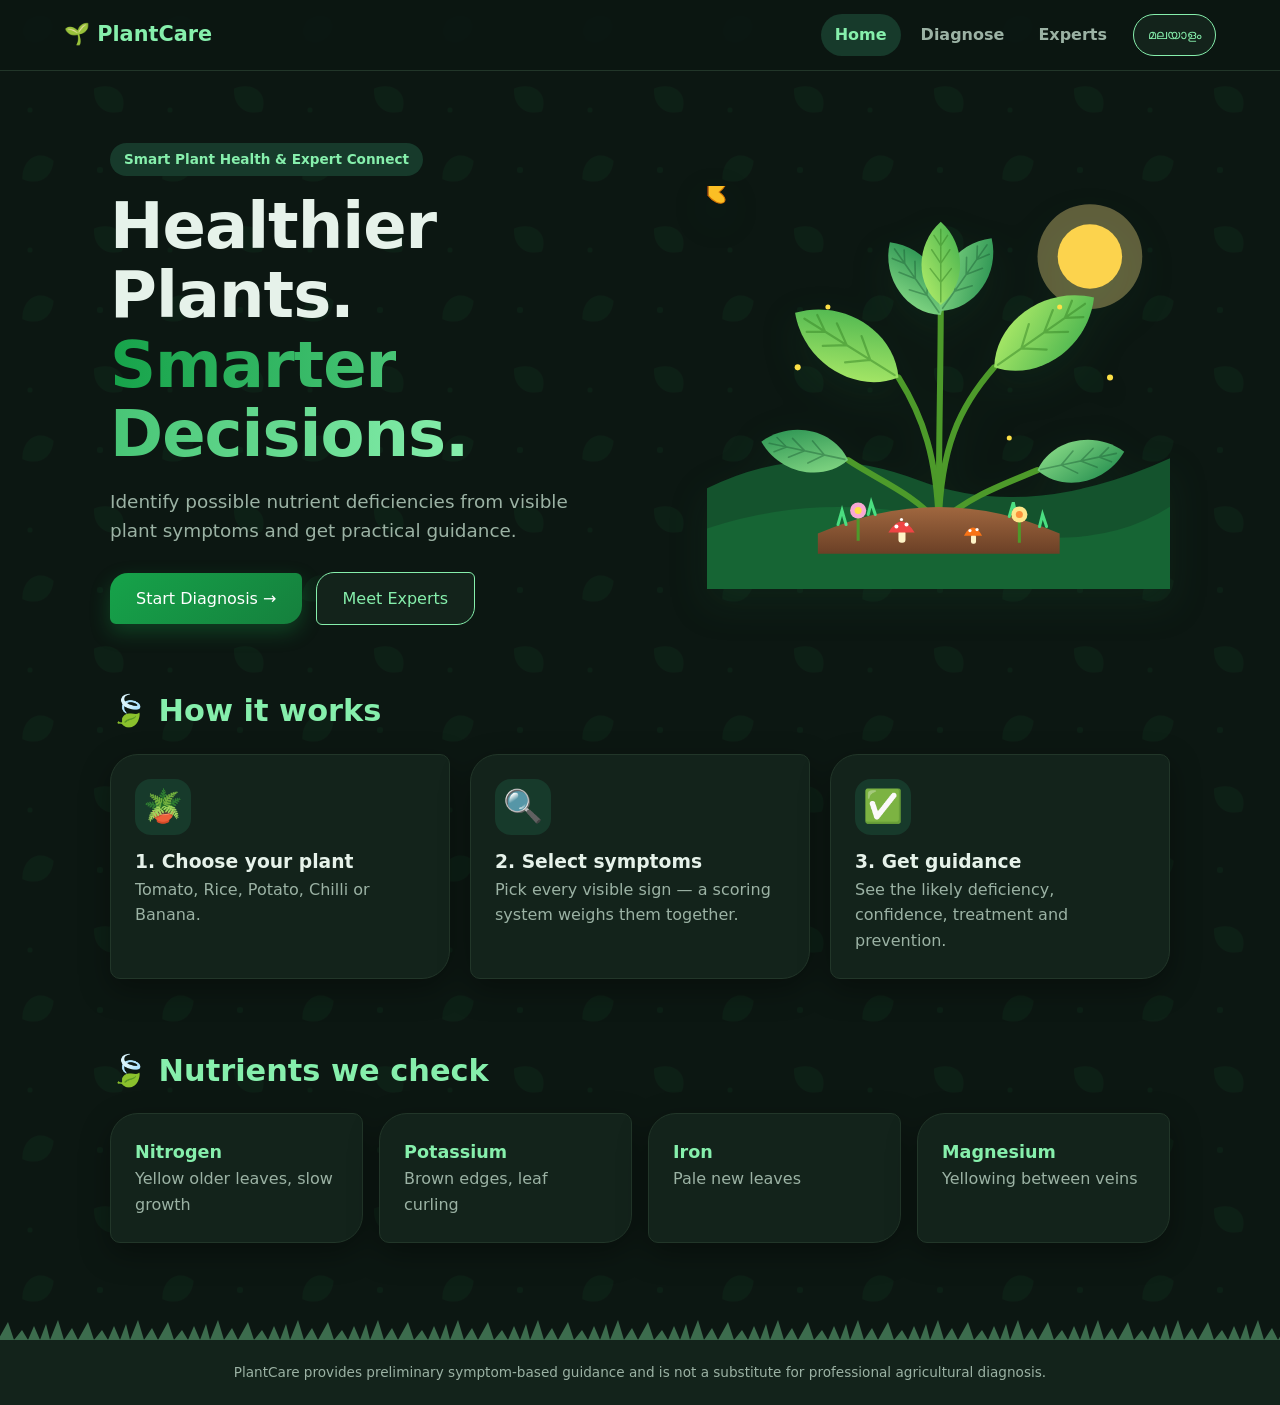
<file: PlantCare/web/index.html>
<!DOCTYPE html><html lang="en"><head><meta charset="UTF-8"><meta name="viewport" content="width=device-width, initial-scale=1"><title>Home – PlantCare</title><script>try{var t=localStorage.getItem("theme")||(matchMedia("(prefers-color-scheme: dark)").matches?"dark":"light");document.documentElement.dataset.theme=t}catch(e){}</script><link rel="stylesheet" href="css/style.css"></head><body data-page="index"><header class="nav"><a class="brand" href="index.html">🌱 PlantCare</a><nav><a href="index.html" data-p="index">Home</a><a href="diagnose.html" data-p="diagnose">Diagnose</a><a href="experts.html" data-p="experts">Experts</a></nav></header>
<main>
<section class="hero">
  <div class="hero-text">
    <span class="pill">Smart Plant Health &amp; Expert Connect</span>
    <h1>Healthier Plants.<br><span>Smarter Decisions.</span></h1>
    <p>Identify possible nutrient deficiencies from visible plant symptoms and get practical guidance.</p>
    <a class="btn" href="diagnose.html">Start Diagnosis →</a>
    <a class="btn ghost" href="experts.html">Meet Experts</a>
  </div>
  <div class="hero-art" aria-hidden="true"><svg class="hscene" viewBox="0 0 460 400">
<defs>
<linearGradient id="g1" x1="0" y1="0" x2="1" y2="1"><stop offset="0" stop-color="#b7f06a"/><stop offset="1" stop-color="#3fae4d"/></linearGradient>
<linearGradient id="g2" x1="0" y1="0" x2="1" y2="1"><stop offset="0" stop-color="#8fe08a"/><stop offset="1" stop-color="#1f8a4c"/></linearGradient>
<linearGradient id="gs" x1="0" y1="0" x2="0" y2="1"><stop offset="0" stop-color="#a0673f"/><stop offset="1" stop-color="#6b4026"/></linearGradient>
<g id="lf"><path d="M0 0C25-34 80-34 110 0C80 34 25 34 0 0Z" fill="url(#g1)"/><path d="M4 0H100M30 0l18-14M30 0l18 14M55 0l18-12M55 0l18 12M78 0l14-9M78 0l14 9" stroke="#2f7d1f" stroke-opacity=".45" stroke-width="2" fill="none" stroke-linecap="round"/></g>
<g id="lf2"><path d="M0 0C25-34 80-34 110 0C80 34 25 34 0 0Z" fill="url(#g2)"/><path d="M4 0H100M30 0l18-14M30 0l18 14M55 0l18-12M55 0l18 12M78 0l14-9M78 0l14 9" stroke="#14532d" stroke-opacity=".4" stroke-width="2" fill="none" stroke-linecap="round"/></g>
</defs>
<circle class="sun" cx="380" cy="70" r="52" fill="#fde68a" opacity=".35"/><circle cx="380" cy="70" r="32" fill="#fcd34d"/>
<path class="h1" d="M0 300Q100 250 210 292T460 270V400H0Z"/><path class="h2" d="M0 340Q120 300 250 335T460 318V400H0Z"/>
<g class="hsw">
<g fill="none" stroke="#4d9a2a" stroke-width="6" stroke-linecap="round">
<path d="M230 335C228 270 215 230 190 190"/><path d="M230 335C232 260 250 220 285 180"/><path d="M230 335C230 250 232 180 232 118"/>
<path d="M230 335C205 305 170 292 140 272"/><path d="M230 335C260 308 292 297 328 282"/></g>
<use href="#lf2" transform="translate(140 272) rotate(-168) scale(.8)"/><use href="#lf2" transform="translate(328 282) rotate(-12) scale(.8)"/>
<use href="#lf" transform="translate(190 190) rotate(-148) scale(1.1)"/><use href="#lf" transform="translate(285 180) rotate(-35) scale(1.1)"/>
<use href="#lf2" transform="translate(232 128) rotate(-125) scale(.8)"/><use href="#lf2" transform="translate(232 124) rotate(-55) scale(.8)"/><use href="#lf" transform="translate(232 118) rotate(-90) scale(.75)"/>
</g>
<path d="M110 345Q230 292 350 345V365H110Z" fill="url(#gs)"/>
<path d="M130 336l4-14 4 14M160 326l3-12 4 12M300 328l4-14 3 14M330 338l3-12 4 12" stroke="#4ade80" stroke-width="3" fill="none" stroke-linecap="round"/>
<g><path d="M150 352V326M310 354V330" stroke="#4d9a2a" stroke-width="3"/><circle cx="150" cy="322" r="8" fill="#f9a8d4"/><circle cx="150" cy="322" r="3.5" fill="#fde047"/><circle cx="310" cy="326" r="8" fill="#fde68a"/><circle cx="310" cy="326" r="3.5" fill="#fb923c"/></g>
<g><rect x="190" y="342" width="7" height="12" rx="3" fill="#fef3c7"/><path d="M180 344Q193 322 206 344Z" fill="#ef4444"/><circle cx="188" cy="338" r="2" fill="#fff"/><circle cx="198" cy="336" r="2" fill="#fff"/><circle cx="193" cy="331" r="1.6" fill="#fff"/></g>
<g><rect x="262" y="346" width="5" height="9" rx="2" fill="#fef3c7"/><path d="M255 347Q264 331 273 347Z" fill="#f97316"/><circle cx="261" cy="342" r="1.6" fill="#fff"/><circle cx="268" cy="341" r="1.6" fill="#fff"/></g>
<g class="bfly"><g class="wing"><path d="M0 0C14-18 28-6 12 6C26 16 12 24 0 8Z" fill="#fbbf24" stroke="#d97706" stroke-width="1"/></g><g transform="scale(-1 1)"><g class="wing"><path d="M0 0C14-18 28-6 12 6C26 16 12 24 0 8Z" fill="#fbbf24" stroke="#d97706" stroke-width="1"/></g></g><rect x="-1.5" y="-4" width="3" height="14" rx="1.5" fill="#78350f"/></g>
<g fill="#fde047"><circle class="ff" cx="90" cy="180" r="3"/><circle class="ff" cx="400" cy="190" r="3" style="animation-delay:.8s"/><circle class="ff" cx="350" cy="120" r="2.5" style="animation-delay:1.5s"/><circle class="ff" cx="120" cy="120" r="2.5" style="animation-delay:2.2s"/><circle class="ff" cx="300" cy="250" r="2.5" style="animation-delay:.4s"/></g>
</svg></div>
</section>
<section class="section">
  <h2>How it works</h2>
  <div class="grid3">
    <div class="card"><div class="icon">🪴</div><h3>1. Choose your plant</h3><p>Tomato, Rice, Potato, Chilli or Banana.</p></div>
    <div class="card"><div class="icon">🔍</div><h3>2. Select symptoms</h3><p>Pick every visible sign — a scoring system weighs them together.</p></div>
    <div class="card"><div class="icon">✅</div><h3>3. Get guidance</h3><p>See the likely deficiency, confidence, treatment and prevention.</p></div>
  </div>
</section>
<section class="section">
  <h2>Nutrients we check</h2>
  <div class="grid4">
    <div class="card mini"><b>Nitrogen</b><p>Yellow older leaves, slow growth</p></div>
    <div class="card mini"><b>Potassium</b><p>Brown edges, leaf curling</p></div>
    <div class="card mini"><b>Iron</b><p>Pale new leaves</p></div>
    <div class="card mini"><b>Magnesium</b><p>Yellowing between veins</p></div>
  </div>
</section>
</main>
<footer class="foot">PlantCare provides preliminary symptom-based guidance and is not a substitute for professional agricultural diagnosis.</footer><script src="js/app.js"></script></body></html>
</file>
<file: PlantCare/web/css/style.css>
:root{--g1:#14532d;--g2:#16a34a;--g3:#86efac;--bg:#f6fbf7;--ink:#10241a;--mute:#5b6f63;--card:#fff;--line:#e2efe6;--amber:#d97706;--shadow:0 10px 30px rgba(20,83,45,.08)}
*{box-sizing:border-box;margin:0}
body{font-family:"Segoe UI",system-ui,-apple-system,Roboto,sans-serif;background:var(--bg);color:var(--ink);line-height:1.6;min-height:100vh;display:flex;flex-direction:column}
main{flex:1;width:100%;max-width:1100px;margin:0 auto;padding:32px 20px}
main.narrow{max-width:760px}
.nav{position:sticky;top:0;z-index:5;display:flex;justify-content:space-between;align-items:center;padding:14px 5vw;background:rgba(255,255,255,.85);backdrop-filter:blur(8px);border-bottom:1px solid var(--line)}
.brand{font-weight:800;font-size:1.3rem;color:var(--g1);text-decoration:none}
.nav nav{display:flex;gap:6px}
.nav nav a{padding:8px 14px;border-radius:999px;color:var(--mute);text-decoration:none;font-weight:600;transition:.2s}
.nav nav a:hover,.nav nav a.on{background:#e7f6ec;color:var(--g1)}
.hero{display:grid;grid-template-columns:1.1fr .9fr;gap:30px;align-items:center;padding:40px 0 20px}
.pill{display:inline-block;background:#e7f6ec;color:var(--g1);padding:6px 14px;border-radius:999px;font-size:.85rem;font-weight:700;margin-bottom:16px}
.hero h1{font-size:clamp(2.4rem,6vw,4rem);line-height:1.08;letter-spacing:-1px}
.hero h1 span{background:linear-gradient(90deg,var(--g2),var(--g1));-webkit-background-clip:text;background-clip:text;color:transparent}
.hero p{color:var(--mute);font-size:1.15rem;margin:18px 0 26px;max-width:480px}
.btn{display:inline-block;border:0;cursor:pointer;background:linear-gradient(135deg,var(--g2),var(--g1));color:#fff;font:700 1rem inherit;padding:13px 26px;border-radius:14px;text-decoration:none;box-shadow:0 8px 20px rgba(22,163,74,.3);transition:.2s;margin:0 8px 8px 0}
.btn:hover{transform:translateY(-2px);box-shadow:0 12px 26px rgba(22,163,74,.38)}
.btn.ghost{background:#fff;color:var(--g1);box-shadow:none;border:1.5px solid var(--g3)}
.hero-art{position:relative;height:340px;display:grid;place-items:center}
.blob{position:absolute;inset:10px;background:radial-gradient(circle at 30% 30%,var(--g3),#dcfce7 60%,transparent 72%);border-radius:50% 45% 55% 50%;animation:morph 9s ease-in-out infinite}
.plant{font-size:9rem;position:relative;animation:sway 4s ease-in-out infinite;transform-origin:bottom}
.leaf{position:absolute;font-size:2.6rem;animation:float 5s ease-in-out infinite}
.l1{top:8%;left:12%}.l2{top:20%;right:10%;animation-delay:1s}.l3{bottom:10%;left:22%;animation-delay:2s}
@keyframes sway{50%{transform:rotate(4deg)}}
@keyframes float{50%{transform:translateY(-14px)}}
@keyframes morph{50%{border-radius:45% 55% 45% 55%;transform:scale(1.04)}}
.section{padding:34px 0}
.section h2,.title{font-size:1.9rem;color:var(--g1);margin-bottom:18px}
.sub{color:var(--mute);margin:-10px 0 24px}
.grid3{display:grid;grid-template-columns:repeat(auto-fill,minmax(270px,1fr));gap:20px}
.grid4{display:grid;grid-template-columns:repeat(auto-fit,minmax(200px,1fr));gap:16px}
.card{background:var(--card);border:1px solid var(--line);border-radius:20px;padding:24px;box-shadow:var(--shadow);transition:.25s}
.grid3>.card:hover,.grid4>.card:hover{transform:translateY(-5px);box-shadow:0 16px 36px rgba(20,83,45,.14)}
.card p{color:var(--mute)}
.icon{font-size:2rem;background:#e7f6ec;width:56px;height:56px;border-radius:16px;display:grid;place-items:center;margin-bottom:12px}
.mini b{color:var(--g1);font-size:1.1rem}
.step{display:flex;align-items:center;gap:10px;font-weight:700;margin:18px 0 10px}
.step span{background:var(--g2);color:#fff;width:28px;height:28px;border-radius:50%;display:grid;place-items:center;font-size:.85rem}
.step small{color:var(--mute);font-weight:400}
select{width:100%;padding:13px 14px;border:1.5px solid var(--line);border-radius:12px;font:inherit;background:#fff}
select:focus{outline:2px solid var(--g3)}
.symptoms{display:grid;grid-template-columns:repeat(auto-fit,minmax(210px,1fr));gap:12px}
.sym{position:relative;cursor:pointer}
.sym input{position:absolute;opacity:0}
.sym b{display:block;padding:14px;border:1.5px solid var(--line);border-radius:14px;background:#fff;font-weight:600;transition:.2s}
.sym:hover b{border-color:var(--g3)}
.sym input:checked+b{background:#e7f6ec;border-color:var(--g2);color:var(--g1);box-shadow:0 0 0 3px rgba(134,239,172,.5)}
.sym input:focus-visible+b{outline:2px solid var(--g2)}
.error{color:#b91c1c;min-height:24px;margin:12px 0 4px;font-weight:600}
.result{margin-top:0;overflow:hidden;padding:0;animation:pop .4s ease}
@keyframes pop{from{opacity:0;transform:translateY(14px)}}
.r-head{padding:26px;background:linear-gradient(135deg,var(--g1),var(--g2));color:#fff}
.r-head small{letter-spacing:2px;opacity:.85;font-weight:700}
.r-head h2{font-size:2rem;margin:4px 0 0;text-transform:uppercase;color:#fff}
.r-body{padding:26px}
.r-body h4{color:var(--mute);font-size:.8rem;letter-spacing:1.5px;text-transform:uppercase;margin:18px 0 6px}
.r-body h4:first-child{margin-top:0}
.bar{height:12px;background:#e5efe8;border-radius:99px;overflow:hidden;max-width:360px}
.bar i{display:block;height:100%;border-radius:99px;transition:width .8s ease}
.HIGH{background:var(--g2)}.MEDIUM{background:#eab308}.LOW{background:#f97316}
.conf{font-weight:800;margin-bottom:6px}
.ticks{list-style:none;padding:0}
.ticks li::before{content:"✓ ";color:var(--g2);font-weight:800}
.warn{background:#fffbeb;border:1px solid #fde68a;color:#92400e;padding:12px 14px;border-radius:12px;margin-top:18px}
.actions{margin-top:22px}
.ex-top{display:flex;gap:14px;align-items:center;margin-bottom:12px}
.avatar{width:58px;height:58px;border-radius:50%;background:linear-gradient(135deg,var(--g3),var(--g2));color:var(--g1);font-weight:800;font-size:1.2rem;display:grid;place-items:center;flex:none}
.ex-top h3{line-height:1.2}
.ex-top small,.meta{color:var(--mute)}
.tag{display:inline-block;background:#e7f6ec;color:var(--g1);font-size:.8rem;font-weight:700;padding:3px 10px;border-radius:99px;margin:8px 6px 0 0}
.banner{background:#e7f6ec;border:1px solid var(--g3);padding:12px 16px;border-radius:14px;margin-bottom:20px}
.banner a{color:var(--g1);font-weight:700}
.modal{position:fixed;inset:0;background:rgba(16,36,26,.55);display:grid;place-items:center;padding:20px;z-index:20}
.modal[hidden]{display:none}
.modal-box{background:#fff;border-radius:24px;max-width:480px;width:100%;padding:30px;animation:pop .3s ease}
.modal-box .avatar{width:80px;height:80px;font-size:1.7rem}
.foot{text-align:center;color:var(--mute);font-size:.85rem;padding:22px 5vw;border-top:1px solid var(--line);background:#fff}
@media(max-width:800px){.hero{grid-template-columns:1fr;text-align:center}.hero p{margin-inline:auto}.hero-art{height:230px}.plant{font-size:6rem}.nav{flex-direction:column;gap:6px}}
@media(prefers-reduced-motion:reduce){*{animation:none!important;transition:none!important}}

.langbtn{border:1.5px solid var(--g3);background:#fff;color:var(--g1);font:700 .85rem inherit;padding:7px 14px;border-radius:999px;cursor:pointer;margin-left:6px;transition:.2s}
.langbtn:hover{background:#e7f6ec}
.reveal{opacity:0;transform:translateY(18px)}
.reveal.in{opacity:1;transform:none;transition:opacity .6s ease,transform .6s ease}
.sym input:checked+b{animation:tick .28s ease}
@keyframes tick{50%{transform:scale(1.04)}}
.hist{list-style:none;padding:0;margin-top:10px}
.hist li{padding:10px 0;border-bottom:1px solid var(--line)}
.hist li:last-child{border:0}
.hist small{color:var(--mute);float:right}

.hd{display:flex;justify-content:space-between;align-items:center;gap:14px}
.pchar-wrap{flex:none;width:140px;height:140px;border-radius:50%;background:rgba(255,255,255,.92);display:grid;place-items:center}
.pchar{width:100px;height:auto;overflow:visible}
.sway{transform-origin:70px 100px;animation:sway2 3.5s ease-in-out infinite alternate}
.lf{transform-origin:70px 50px}
.lf1{animation:droopL 2.8s ease-in-out infinite alternate}
.lf2{animation:droopR 2.8s ease-in-out infinite alternate}
.tear{animation:tear 1.8s ease-in infinite}
@keyframes sway2{from{transform:rotate(-2deg)}to{transform:rotate(2deg)}}
@keyframes droopL{to{transform:rotate(-12deg)}}
@keyframes droopR{to{transform:rotate(12deg)}}
@keyframes tear{0%{transform:translateY(0);opacity:0}20%{opacity:1}100%{transform:translateY(16px);opacity:0}}
@media(max-width:500px){.pchar-wrap{width:100px;height:100px}.pchar{width:72px}}

.stage{padding:22px 20px 6px;text-align:center;color:var(--ink);background:linear-gradient(160deg,#dcfce7,#86efac)}
.k-Nitrogen{background:linear-gradient(160deg,#fffbd0,#fde68a)}
.k-Potassium{background:linear-gradient(160deg,#ffefd9,#fdba74)}
.k-Iron{background:linear-gradient(160deg,#f0ecff,#c4b5fd)}
.k-Magnesium{background:linear-gradient(160deg,#f1fdd4,#bef264)}
.stage-top small{letter-spacing:2px;font-weight:700;color:var(--mute)}
.stage h2{color:var(--ink);text-transform:uppercase;margin:4px 0 8px;font-size:clamp(1.6rem,4vw,2.3rem)}
.chip{display:inline-block;color:#fff;font-weight:800;font-size:.85rem;padding:4px 14px;border-radius:99px;letter-spacing:1px}
.bubble{position:relative;width:fit-content;max-width:90%;margin:16px auto 0;background:#fff;border-radius:18px;padding:10px 18px;font-weight:700;box-shadow:0 6px 16px rgba(0,0,0,.12);animation:pop .5s ease}
.bubble::after{content:"";position:absolute;left:50%;bottom:-10px;margin-left:-10px;border:10px solid transparent;border-bottom:0;border-top-color:#fff}
.scene{display:block;width:min(100%,430px);height:auto;margin:6px auto 0;overflow:visible}
.sway{transform-origin:150px 200px;animation:sway2 3.5s ease-in-out infinite alternate}
.lfL,.lfR{transform-origin:150px 130px}
.lfL{animation:droopL 2.8s ease-in-out infinite alternate}
.lfR{animation:droopR 2.8s ease-in-out infinite alternate}
.tear.d2{animation-delay:.9s}
.bottle{animation:bob 2s ease-in-out infinite}
.zz{animation:floaty 2.6s ease-in-out infinite}
.star{animation:twinkle 1.6s ease-in-out infinite}.star.s2{animation-delay:.5s}.star.s3{animation-delay:1s}
.fall{animation:fall 3.2s linear infinite}
@keyframes bob{50%{transform:translateY(-8px)}}
@keyframes floaty{50%{transform:translateY(-10px);opacity:.5}}
@keyframes twinkle{50%{opacity:.25;transform:scale(.8)}}
@keyframes fall{from{transform:translate(0,0) rotate(0);opacity:1}to{transform:translate(20px,150px) rotate(140deg);opacity:0}}
.cure{background:linear-gradient(135deg,#ecfdf5,#d1fae5);border:2px solid var(--g2);border-radius:16px;padding:16px 18px;margin-bottom:6px}
.cure h4{color:var(--g1);margin:0 0 6px}
.cure p{font-size:1.15rem;font-weight:600;color:var(--ink)}

.scene{filter:drop-shadow(0 10px 14px rgba(0,0,0,.14))}
.eyes{transform-origin:150px 236px;animation:blink 4.5s infinite}
@keyframes blink{0%,93%,100%{transform:scaleY(1)}96%{transform:scaleY(.08)}}

.pavatar{width:160px;height:160px;margin:0 auto;border-radius:50%;overflow:hidden;background:linear-gradient(160deg,#dcfce7,#86efac);box-shadow:0 8px 20px rgba(20,83,45,.18)}
.pavatar svg{display:block;width:100%;height:100%}
.pbob{transform-origin:100px 200px;animation:pbob 3s ease-in-out infinite alternate}
.wave{transform-origin:150px 172px;animation:wave 1.3s ease-in-out infinite alternate}
.peyes{transform-origin:100px 98px;animation:blink 4.5s infinite}
@keyframes pbob{to{transform:translateY(-4px)}}
@keyframes wave{from{transform:rotate(-12deg)}to{transform:rotate(14deg)}}

/* ---- expert photos ---- */
.avatar{position:relative;overflow:hidden}
.aimg,.pimg{position:absolute;inset:0;width:100%;height:100%;object-fit:cover}
.pavatar{position:relative}
.bubble{color:#10241a}
.themebtn{padding:6px 11px}

/* ---- dark theme ---- */
:root{color-scheme:dark;--bg:#0c1712;--ink:#e6f2ea;--mute:#9bb2a4;--card:#13231b;--line:#223629;--g1:#86efac;--shadow:0 10px 30px rgba(0,0,0,.35)}
:root .nav{background:rgba(12,23,18,.85)}
:root .foot,:root select,:root .sym b,:root .langbtn,:root .modal-box{background:var(--card)}
:root select{color:var(--ink)}
:root .pill,:root .nav nav a:hover,:root .nav nav a.on,:root .icon,:root .tag,:root .banner,:root .sym input:checked+b,:root .langbtn:hover{background:#173a2b}
:root .btn{background:linear-gradient(135deg,#16a34a,#15803d)}
:root .btn.ghost{background:var(--card);color:var(--g1)}
:root .avatar{color:#14532d}
:root .blob{background:radial-gradient(circle at 30% 30%,#1f6b43,#15402b 60%,transparent 72%)}
:root .bar{background:#223629}
:root .cure{background:linear-gradient(135deg,#113222,#164431)}
:root .warn{background:#3a2e10;border-color:#6b5316;color:#fcd98a}
:root .error{color:#f87171}
:root .stage{background:linear-gradient(160deg,#123524,#1c5a3a)}
:root .k-Nitrogen{background:linear-gradient(160deg,#3a3515,#5b501a)}
:root .k-Potassium{background:linear-gradient(160deg,#3d2a17,#6b4420)}
:root .k-Iron{background:linear-gradient(160deg,#2a2545,#40386b)}
:root .k-Magnesium{background:linear-gradient(160deg,#2c3a14,#475d1c)}
:root .pavatar{background:linear-gradient(160deg,#123524,#1c5a3a)}
:root .modal{background:rgba(0,0,0,.65)}
body,.nav,.card,.foot{transition:background-color .3s,color .3s,border-color .3s}

.pavatar{width:170px;height:170px;box-shadow:0 10px 24px rgba(0,0,0,.2);border:4px solid var(--card)}
.pbody{transform-origin:100px 200px;animation:breath 4s ease-in-out infinite alternate}
.phead{transform-origin:100px 140px;animation:tilt 5s ease-in-out infinite alternate}
.peyes{transform-origin:100px 92px}
@keyframes breath{to{transform:translateY(-2px) scale(1.01)}}
@keyframes tilt{from{transform:rotate(-1.2deg)}to{transform:rotate(1.2deg)}}

/* ---- nature theme ---- */
:root{--vine:#4f9a3a}
:root{--vine:#3f9a55}
body{background-image:url("data:image/svg+xml,%3Csvg xmlns='http://www.w3.org/2000/svg' width='140' height='140'%3E%3Cg fill='%2316a34a' fill-opacity='.07'%3E%3Cpath d='M20 30c10-18 30-18 36 0-10 14-26 14-36 0z' transform='rotate(-30 38 30)'/%3E%3Cpath d='M90 100c10-18 30-18 36 0-10 14-26 14-36 0z' transform='rotate(40 108 100)'/%3E%3Ccircle cx='100' cy='30' r='3'/%3E%3Ccircle cx='30' cy='110' r='2.5'/%3E%3C/g%3E%3C/svg%3E")}
main{position:relative;z-index:1}
.card{border-radius:28px 10px 28px 10px}
.modal-box{border-radius:30px 10px 30px 10px}
.btn{border-radius:18px 6px 18px 6px}
.title::before{content:"🌿 "}
.section h2::before{content:"🍃 "}
.vl{fill:#5cb85c}.vl2{fill:#8fd16f}
:root .vl{fill:#3f9d5a}:root .vl2{fill:#66bb7f}
.vines{position:absolute;top:100%;left:0;right:0;height:0;pointer-events:none;z-index:4}
.garland{position:absolute;left:0;top:-9px;overflow:visible}
.vine{position:absolute;top:2px;overflow:visible;transform-origin:50% 0;animation:vsway var(--t) ease-in-out infinite alternate;animation-delay:var(--d)}
@keyframes vsway{from{transform:rotate(-3.5deg)}to{transform:rotate(3.5deg)}}
.fly{position:fixed;width:6px;height:6px;border-radius:50%;background:#fde68a;box-shadow:0 0 10px 3px rgba(250,204,21,.5);opacity:0;pointer-events:none;z-index:0;animation:drift var(--t) ease-in-out infinite;animation-delay:var(--d)}
@keyframes drift{0%,100%{opacity:0;transform:translate(0,0)}50%{opacity:.8;transform:translate(26px,-34px)}}
.hero-art{height:auto;display:block}
.hscene{display:block;width:100%;height:auto;max-height:440px;filter:drop-shadow(0 14px 18px rgba(20,83,45,.18))}
.h1{fill:#bbf7d0}.h2{fill:#86efac}
:root .h1{fill:#14532d}:root .h2{fill:#166534}
.hsw{transform-origin:230px 335px;animation:sway2 4.5s ease-in-out infinite alternate}
.sun{transform-origin:380px 70px;animation:pulse 4s ease-in-out infinite}
.bfly{animation:flyb 16s ease-in-out infinite}
.wing{transform-origin:0 0;animation:flap .3s ease-in-out infinite alternate}
.ff{animation:twinkle 2.4s ease-in-out infinite}
@keyframes pulse{50%{transform:scale(1.15);opacity:.55}}
@keyframes flap{to{transform:scaleX(.3)}}
@keyframes flyb{0%,100%{transform:translate(60px,130px)}25%{transform:translate(150px,80px)}50%{transform:translate(340px,120px)}75%{transform:translate(390px,210px)}}
.foot{position:relative;margin-top:30px}
.foot::before{content:"";position:absolute;left:0;right:0;top:-22px;height:22px;background:url("data:image/svg+xml,%3Csvg xmlns='http://www.w3.org/2000/svg' width='80' height='22' viewBox='0 0 80 22'%3E%3Cpath fill='%2386efac' d='M0 22L6 6l4 16 8-20 6 20 8-12 6 12 10-18 6 18 8-10 6 10 6-14 6 14z'/%3E%3C/svg%3E") repeat-x bottom;pointer-events:none}
:root .foot::before{filter:brightness(.45)}

html{background:var(--bg)}

/* dark theme only: ignore any saved/old light setting */
html{background:var(--bg)!important;color-scheme:dark!important}
.themebtn{display:none!important}

/* profile popup: scroll inside it when the content is taller than the screen */
.modal{overflow:hidden}
.modal-box{max-height:calc(100vh - 40px);overflow-y:auto;overscroll-behavior:contain;scrollbar-width:thin}
@media (max-height:720px){.pavatar{width:120px;height:120px}}
</file>
